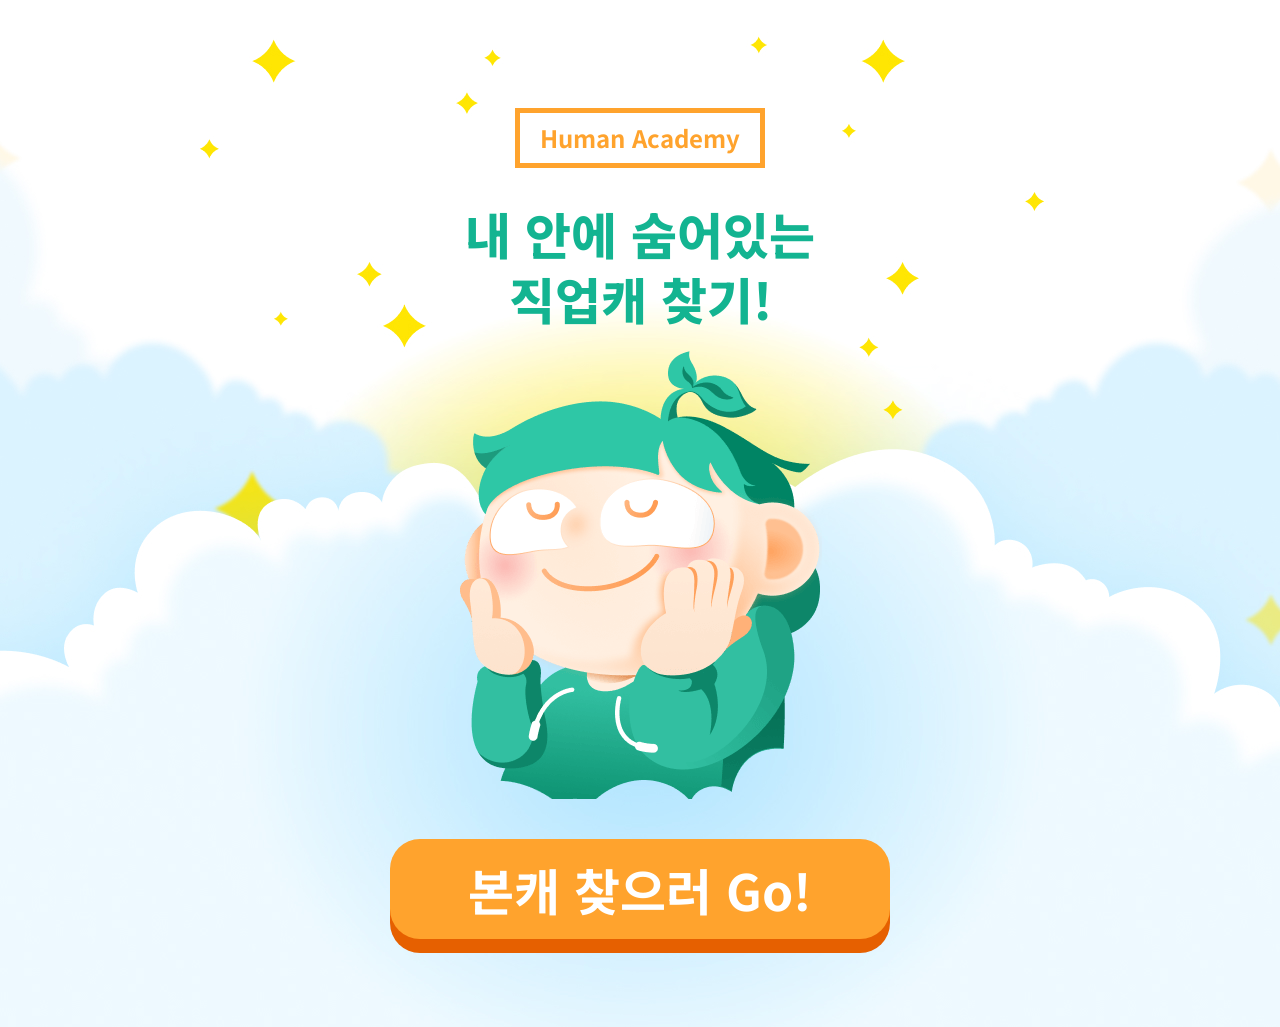
<file: index.html>
<!doctype html>
<html lang="ko">
  <head>
    <meta charset="UTF-8" />
    <meta name="viewport" content="width=device-width, initial-scale=1.0" />
    <!-- Google Fonts (Noto Sans KR 추천) -->
    <link
      href="https://fonts.googleapis.com/css2?family=Noto+Sans+KR&display=swap"
      rel="stylesheet"
    />
    <link rel="stylesheet" href="./css/common.css">
    <title>Document</title>
  </head>
  <body>
    <h2 class="page-subtitle">
      Human Academy
    </h2>
    <h1 class="page-title">
      내 안에 숨어있는 <br>
      직업캐 찾기!      
    </h1>
    <img src="./images/main_character.png" alt="캐릭터" class="character">
    <a href="./question.html" class="btn btn-orange">
      본캐 찾으러 Go!
    </a>
  </body>
</html>
</file>
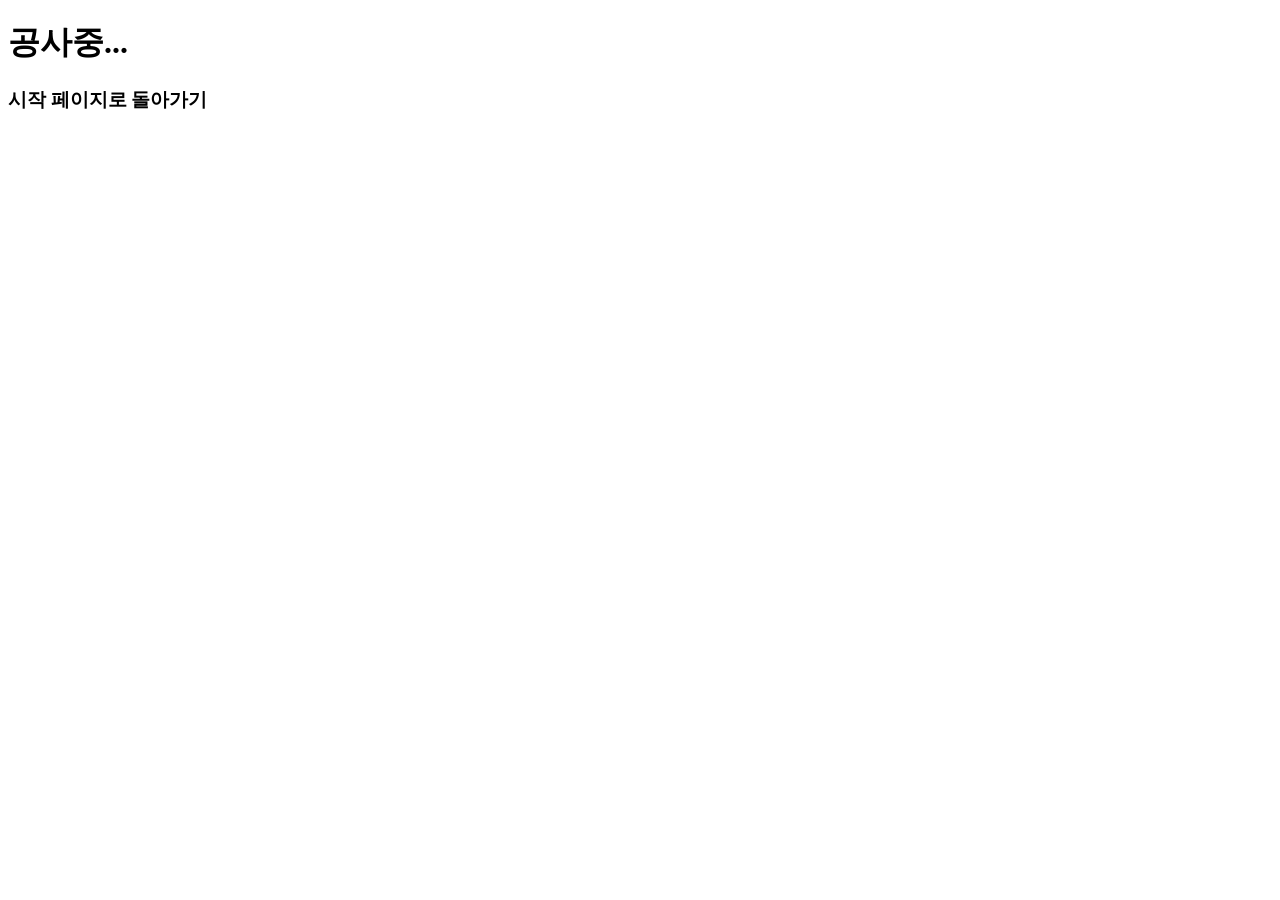
<file: lecture.html>
<!DOCTYPE html>
<html lang="ko">
<head>
  <meta charset="UTF-8">
  <meta name="viewport" content="width=device-width, initial-scale=1.0">
  <title>Document</title>
</head>
<body>
  <h1>공사중...</h1>
  <h3><a href="./index.html"></a>시작 페이지로 돌아가기</h3>
</body>
</html>
</file>
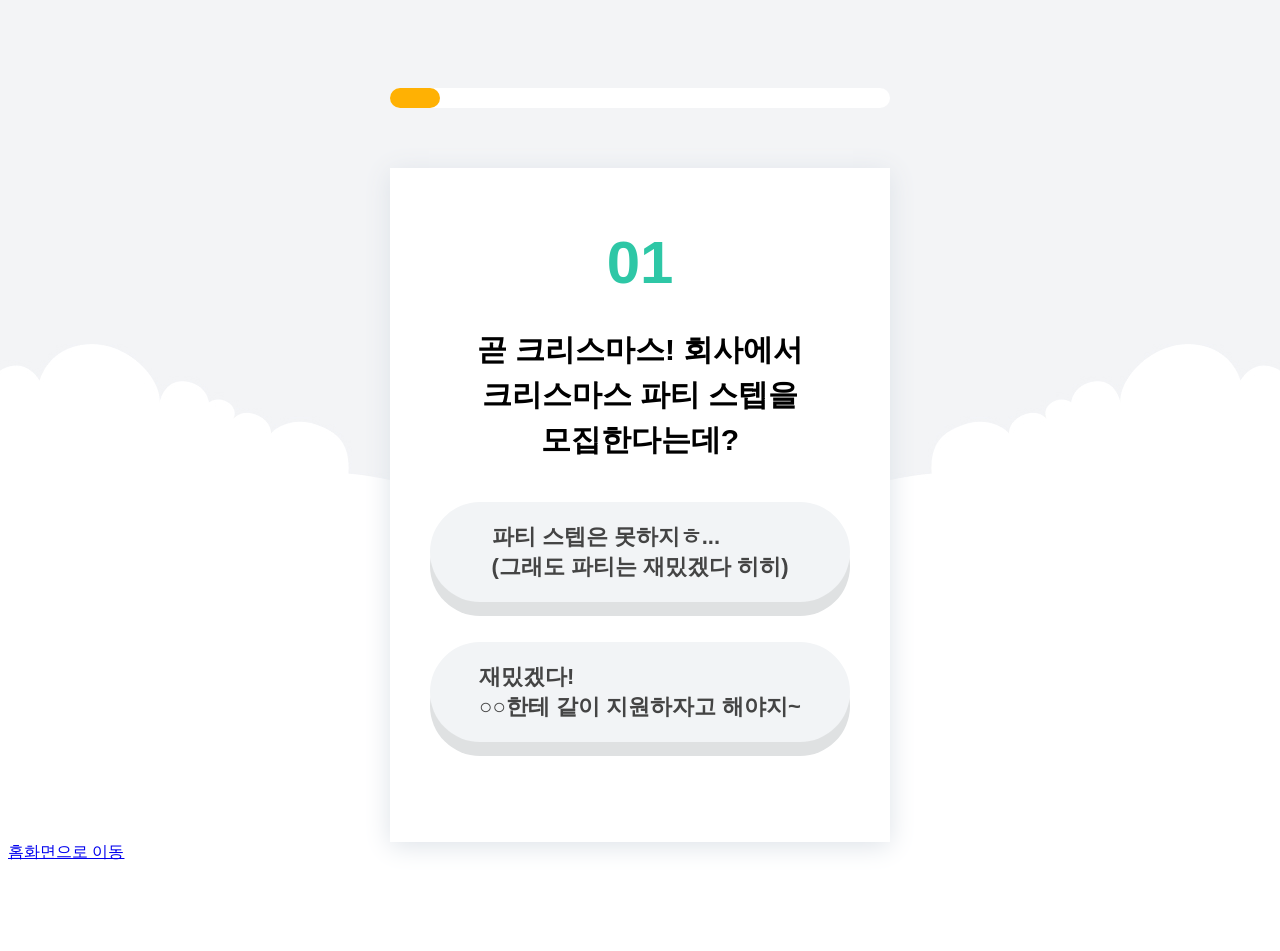
<file: question.html>
<!DOCTYPE html>
<html lang="ko">
<head>
  <meta charset="UTF-8">
  <meta name="viewport" content="width=device-width, initial-scale=1.0">
  <link rel="stylesheet" href="./css/common.css"> 
  <link rel="stylesheet" href="./css/question.css"> 
  <script type="module" defer src="./js/question.js"></script>
  <title>Document</title>
</head>
<body>
  <div class="progress">
    <div class="value"></div>
  </div>
  <div class="question-box">
    <div class="number">01</div>
    <div class="question">곧 크리스마스! 회사에서 크리스마스 파티 스텝을 모집한다는데?</div>
    <div class="btn btn-gray choice choice1">파티 스텝은 못하지ㅎ</div>
    <div class="btn btn-gray choice choice2">재밌겠다!</div>
  </div>
  <a href="./index.html">홈화면으로 이동</a>
</body>
</html>
</file>
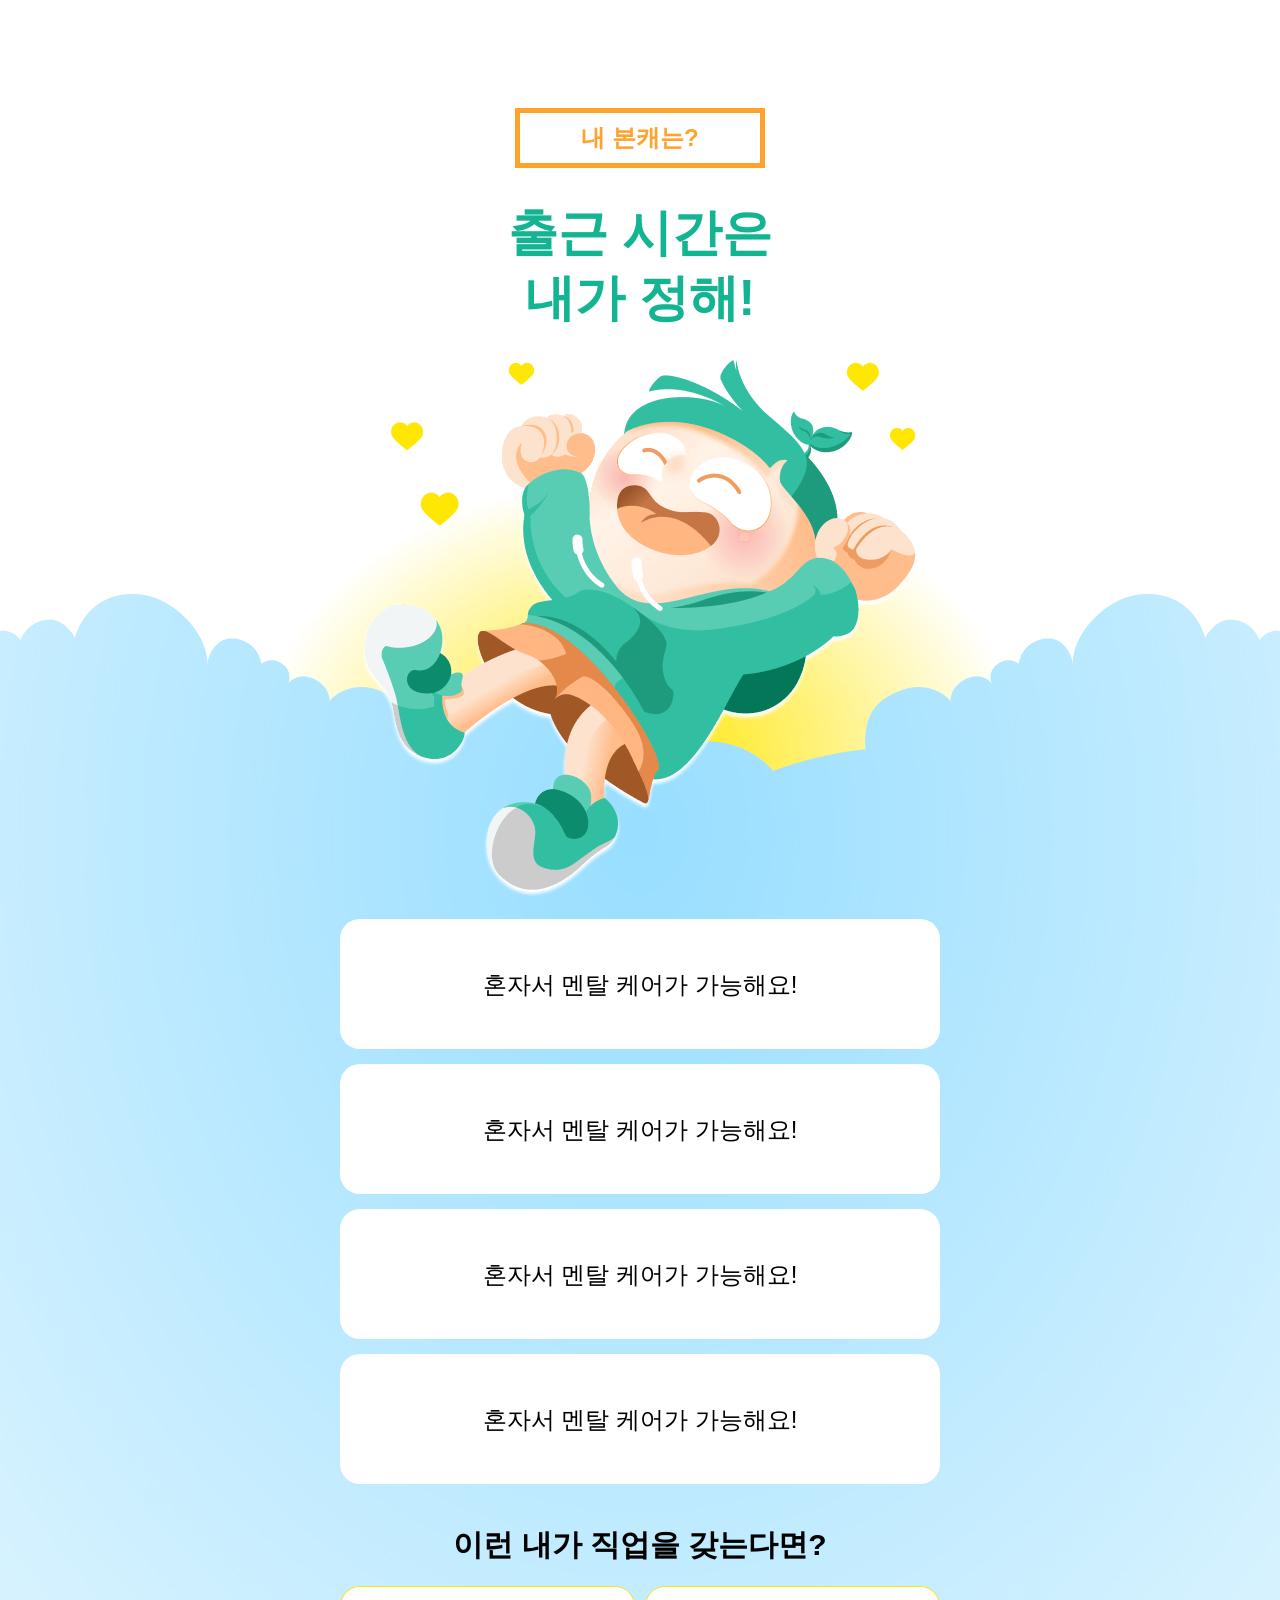
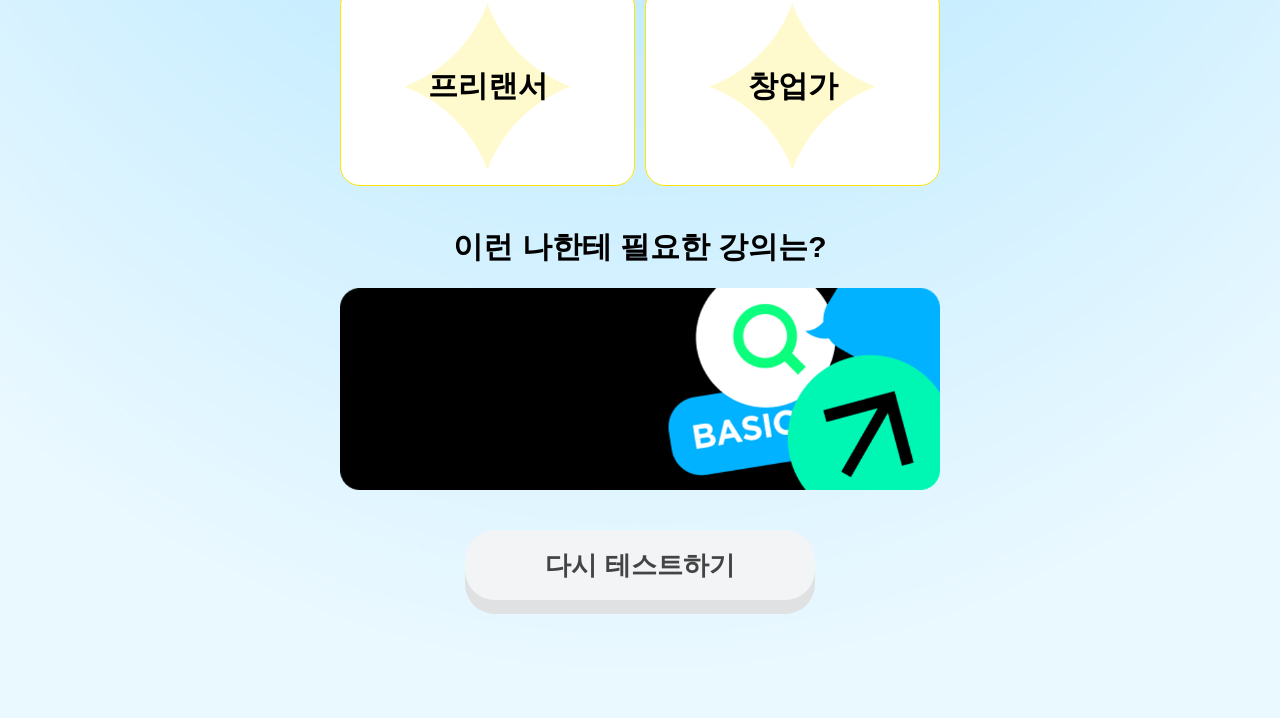
<file: results.html>
<!DOCTYPE html>
<html lang="ko">
<head>
  <meta charset="UTF-8">
  <meta name="viewport" content="width=device-width, initial-scale=1.0">
  <link rel="stylesheet" href="./css/common.css">
  <link rel="stylesheet" href="./css/results.css">
  <script type="module" defer src="./js/results.js"></script>
  <title>Document</title>
</head>
<body>
  <h2 class="page-subtitle">내 본캐는?</h2>
  <h1 class="page-title">
    출근 시간은<br>내가 정해!
  </h1>
  <img src="./images/result_character1.png" alt="캐릭터" class="character">
  <div class="result">
    <div class="box">혼자서 멘탈 케어가 가능해요!</div>
    <div class="box">혼자서 멘탈 케어가 가능해요!</div>
    <div class="box">혼자서 멘탈 케어가 가능해요!</div>
    <div class="box">혼자서 멘탈 케어가 가능해요!</div>
  </div>
  <div class="result">
    <h3>이런 내가 직업을 갖는다면?</h3>
    <div class="jobs">
      <div class="job">프리랜서</div>
      <div class="job">창업가</div>
    </div>
  </div>
  <div class="result">
    <h3>이런 나한테 필요한 강의는?</h3>
    <a href="" target="_blank" class="lecture">
      <img src="./images/result_lecture1.png" alt="강의">
    </a>
  </div>
  <a href="/" class="btn btn-gray btn-small">
    다시 테스트하기
  </a>
</body>
</html>
</file>
<file: css/common.css>
body {
  font-family: 'Noto Sans KR', sans-serif;
  background-image: url('../images/main_bg.jpg');
  background-position: top center;
  background-repeat: no-repeat;
  padding-top: 80px;
  padding-bottom: 80px;
  /* 한글 단어 줄바꿈 */
  word-break: keep-all;
}

img {
    display: block;
}

/* 메인 캐릭터 */
.character {
  width: 100%;
  max-width: 364px;
  margin-left: auto;
  margin-right: auto;
  margin-bottom: 40px;
}

.page-title {
  font-size: 50px;
  font-weight: 800;
  line-height: 1.3;
  color: #13b491;
  text-align: center;
  margin-bottom: 20px;
}
.page-subtitle {
  width: 240px;
  height: 50px;
  border: 5px solid #ffa32d;
  font-size: 24px;
  font-weight: 700;
  color: #ffa32d;
  display: flex;  
  justify-content: center;
  align-items: center;
  margin-left: auto;
  margin-right: auto;
  margin-bottom: 20px;
}

.btn {
  max-width: 500px;
  height: 100px;
  font-size: 50px;
  font-weight: 700;
  border-radius: 30px;
  text-decoration: none;
  cursor: pointer;
  display: flex;
  align-items: center;
  justify-content: center;
  margin-left: auto;
  margin-right: auto;
  transition: 0.1s;
}

.btn-orange {
  background-color: #ffa32d;
  color: #fff;
  box-shadow: 0 14px 0 #E66000;
}

/* 버튼에 눌림효과 주기 */
.btn-orange:active {
  box-shadow: 0 4px 0 #E66000;
}

.btn-green {
  background-color: #32bfa1;
  color: #fff;
  box-shadow: 0 14px 0 #299a82;
}

/* 버튼에 눌림효과 주기 */
.btn-green:active {
  box-shadow: 0 4px 0 #299a82;
}

.btn-gray {
  background-color: #f2f4f6;
  color: #444;
  box-shadow: 0 14px 0 #dfe1e2;
}

/* 버튼에 눌림효과 주기 */
.btn-gray:active {
  box-shadow: 0 4px 0 #dfe1e2;
}

.btn-small {
  max-width: 350px;
  height: 70px;
  font-size: 26px;
  margin-bottom: 30px;
}
</file>
<file: css/question.css>
body {
  background-image: url('../images/questions_bg.jpg');
  background-position: top center;
  background-repeat: no-repeat;
}

.progress {
  max-width: 500px;
  height: 20px;
  background-color: #fff;
  border-radius: 10px;
  margin-left: auto;
  margin-right: auto;
  margin-bottom: 60px;
}
.progress .value {
  /* 질문 수 만큼 부모크기의 상대 길이를 갖도록 */
  width: 10%;
  height: 20px;
  background-color: #ffb103;
  border-radius: 10px;
  transition: 0.2s;
}

.question-box {
  max-width: 420px;
  background-color: #fff;
  padding-top: 60px;
  padding-bottom: 60px;
  padding-left: 40px;
  padding-right: 40px;
  margin-left: auto;
  margin-right: auto;
  box-shadow: 0 4px 25px #dde2e8;
}

.question-box .number {
  font-size: 60px;
  font-weight: 900;
  color: #2ec7a6;
  margin-bottom: 30px;
  text-align: center;
}
.question-box .question {
  font-size: 30px;
  font-weight: 700;
  line-height: 1.5;
  text-align: center;
  margin-bottom: 40px;
}

.question-box .choice {
  font-size: 22px;
  border-radius: 120px;
  margin-bottom: 40px;
}
</file>
<file: css/results.css>
body{
  background-color: #eaf8ff;
  background-image: url("../images/result_bg.jpg");
  background-position: top center;
  background-repeat: no-repeat;
}
.character{
  width: 100%;
  max-width: 600px;
  margin-left: auto;
  margin-right: auto;
  margin-bottom: 20px;
}
.result{
  max-width: 600px;
  margin-left: auto;
  margin-right: auto;
}
.result .box{
  min-height: 70px;
  background-color: #ffffff;
  margin-bottom: 15px;
  border-radius: 20px;
  display: flex;
  align-items: center;
  justify-content: center;
  font-size: 24px;
  font-weight: 500;
  line-height: 1.4;
  text-align: center;
  padding-top: 30px;
  padding-bottom: 30px;
  padding-left: 10px;
  padding-right: 10px;
}
.result h3{
  font-size: 30px;
  font-weight: 700;
  line-height: 1.4;
  text-align: center;
  margin-top: 40px;
  margin-bottom: 20px;
}
.result .jobs{
  height: 200px;
  /* 요소의 자식 요소는 수평정렬됨. */
  display: flex;
  gap: 10px;
}

.result .job{
  flex: 1;
  background-color: #ffffff;
  background-image: url("../images/result_star.png");
  background-position: center center;
  background-repeat: no-repeat;
  display: flex;
  justify-content: center;
  align-items: center;
  font-size: 30px;
  font-weight: 700;
  line-height: 1.4;
  text-align: center;
  border: 1px solid #ffe603;
  border-radius: 20px;
}
.result .lecture img{
  margin-bottom: 40px;
  width: 100%;
}
</file>
